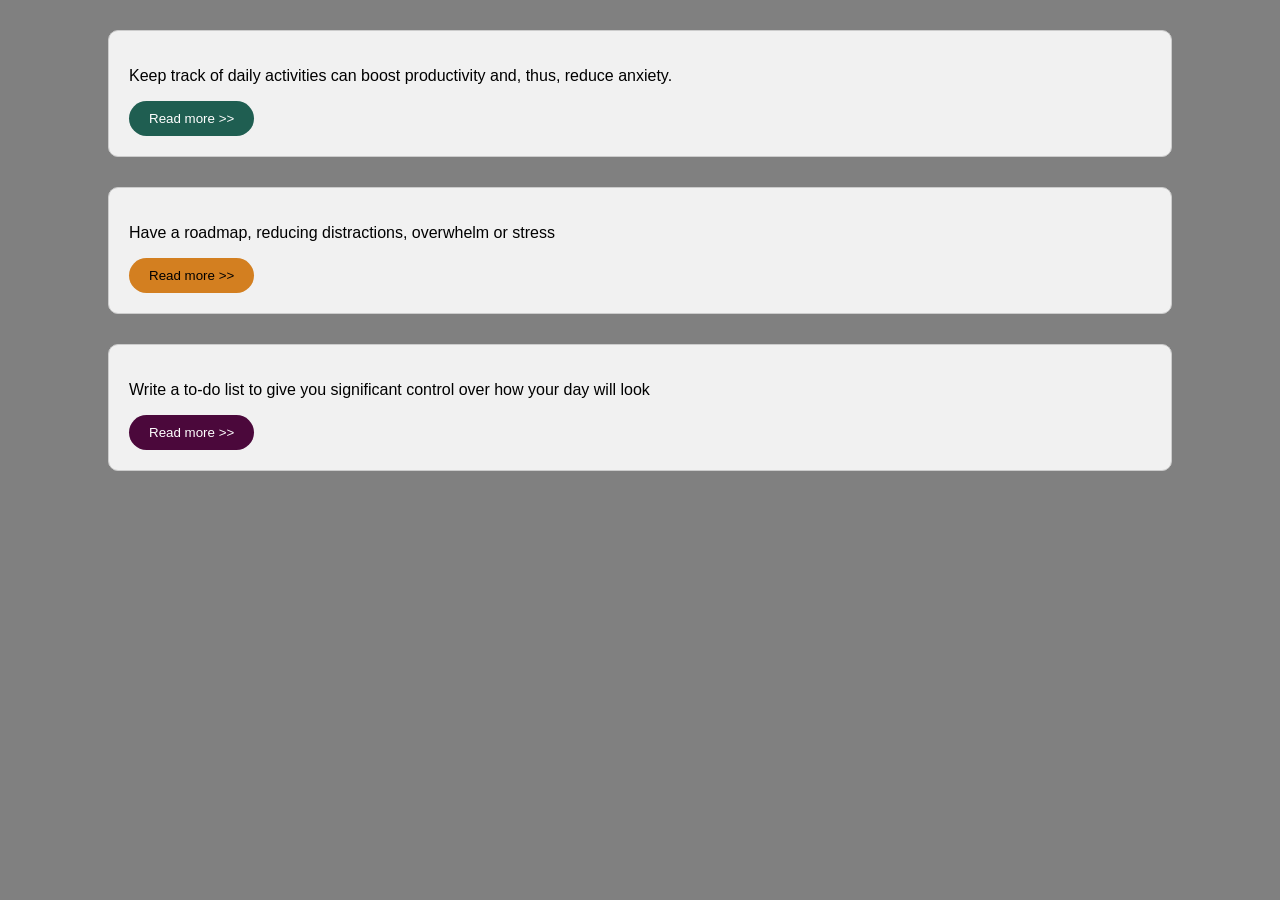
<file: EX-1/index.html>
<!DOCTYPE html>
<html lang="en">
<head>
    <meta charset="UTF-8">
    <meta http-equiv="X-UA-Compatible" content="IE=edge">
    <meta name="viewport" content="width=device-width, initial-scale=1.0">
    <link rel="stylesheet" href="style.css">
</head>
<body>

  <div>
      <p>Keep track of daily activities can boost productivity and, thus, reduce anxiety.</p>
      <button id="button1" style="  color: white;">Read more >></button>
  </div>
  <div >
      <p>Have a roadmap, reducing distractions, overwhelm or stress</p>
      <button id="button2" style="  color: black;">Read more >></button>
  </div>
  <div >
      <p>Write a to-do list to give you significant control over how your day will look</p>
      <button id="button3" style=" color: white;">Read more >></button>
  </div>
</body>
</html>
</file>
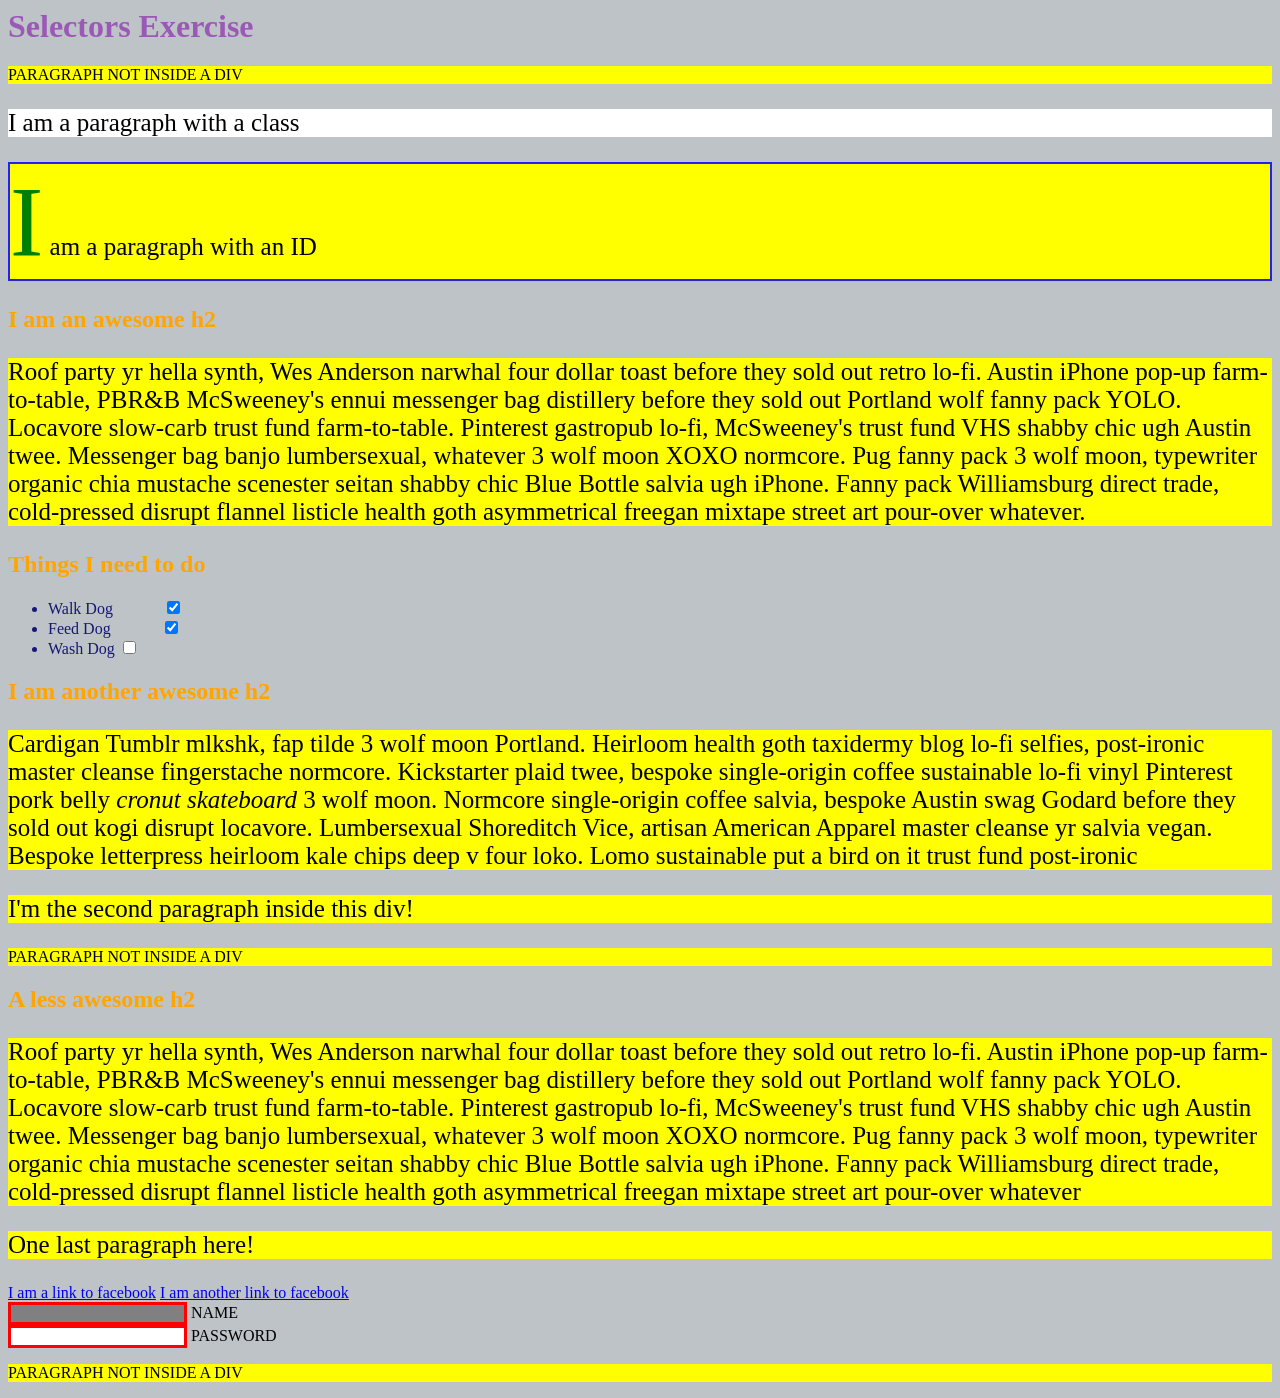
<file: EX-2/index.html>
<html>
  <head>
    <meta charset="UTF-8" />
    <title>Selectors Exercise</title>
    <link rel="stylesheet" type="text/css" href="selectors.css" />
  </head>
  <body>
    <h1>Selectors Exercise</h1>

    <p>PARAGRAPH NOT INSIDE A DIV</p>

    <div>
      <p class="hello">I am a paragraph with a class</p>
      <p id="special">I am a paragraph with an ID</p>

      <h2>I am an awesome h2</h2>

      <p>
        Roof party yr hella synth, Wes Anderson narwhal four dollar toast before
        they sold out retro lo-fi. Austin iPhone pop-up farm-to-table, PBR&B
        McSweeney's ennui messenger bag distillery before they sold out Portland
        wolf fanny pack YOLO. Locavore slow-carb trust fund farm-to-table.
        Pinterest gastropub lo-fi, McSweeney's trust fund VHS shabby chic ugh
        Austin twee. Messenger bag banjo lumbersexual, whatever 3 wolf moon XOXO
        normcore. Pug fanny pack 3 wolf moon, typewriter organic chia mustache
        scenester seitan shabby chic Blue Bottle salvia ugh iPhone. Fanny pack
        Williamsburg direct trade, cold-pressed disrupt flannel listicle health
        goth asymmetrical freegan mixtape street art pour-over whatever.
      </p>
    </div>

    <div>
      <h2>Things I need to do</h2>

      <ul>
        <li>Walk Dog <input type="checkbox" checked /></li>
        <li>Feed Dog <input type="checkbox" checked /></li>
        <li>Wash Dog <input type="checkbox" /></li>
      </ul>
    </div>

    <div>
      <h2>I am another awesome h2</h2>

      <p>
        Cardigan Tumblr mlkshk, fap tilde 3 wolf moon Portland. Heirloom health
        goth taxidermy blog lo-fi selfies, post-ironic master cleanse
        fingerstache normcore. Kickstarter plaid twee, bespoke single-origin
        coffee sustainable lo-fi vinyl Pinterest pork belly
        <em>cronut skateboard</em> 3 wolf moon. Normcore single-origin coffee
        salvia, bespoke Austin swag Godard before they sold out kogi disrupt
        locavore. Lumbersexual Shoreditch Vice, artisan American Apparel master
        cleanse yr salvia vegan. Bespoke letterpress heirloom kale chips deep v
        four loko. Lomo sustainable put a bird on it trust fund post-ironic
      </p>

      <p>I'm the second paragraph inside this div!</p>
    </div>

    <p>PARAGRAPH NOT INSIDE A DIV</p>

    <div>
      <h2>A less awesome h2</h2>

      <p>
        Roof party yr hella synth, Wes Anderson narwhal four dollar toast before
        they sold out retro lo-fi. Austin iPhone pop-up farm-to-table, PBR&B
        McSweeney's ennui messenger bag distillery before they sold out Portland
        wolf fanny pack YOLO. Locavore slow-carb trust fund farm-to-table.
        Pinterest gastropub lo-fi, McSweeney's trust fund VHS shabby chic ugh
        Austin twee. Messenger bag banjo lumbersexual, whatever 3 wolf moon XOXO
        normcore. Pug fanny pack 3 wolf moon, typewriter organic chia mustache
        scenester seitan shabby chic Blue Bottle salvia ugh iPhone. Fanny pack
        Williamsburg direct trade, cold-pressed disrupt flannel listicle health
        goth asymmetrical freegan mixtape street art pour-over whatever
      </p>

      <p>One last paragraph here!</p>

      <a href="https://www.facebook.com">I am a link to facebook</a>
      <a href="https://www.facebook.com">I am another link to facebook</a>
      <br />

      <input type="text" name="name" /><label> Name</label><br />
      <input type="password" name="password" /><label> Password</label><br />
    </div>

    <p>PARAGRAPH NOT INSIDE A DIV</p>
  </body>
</html>
</file>
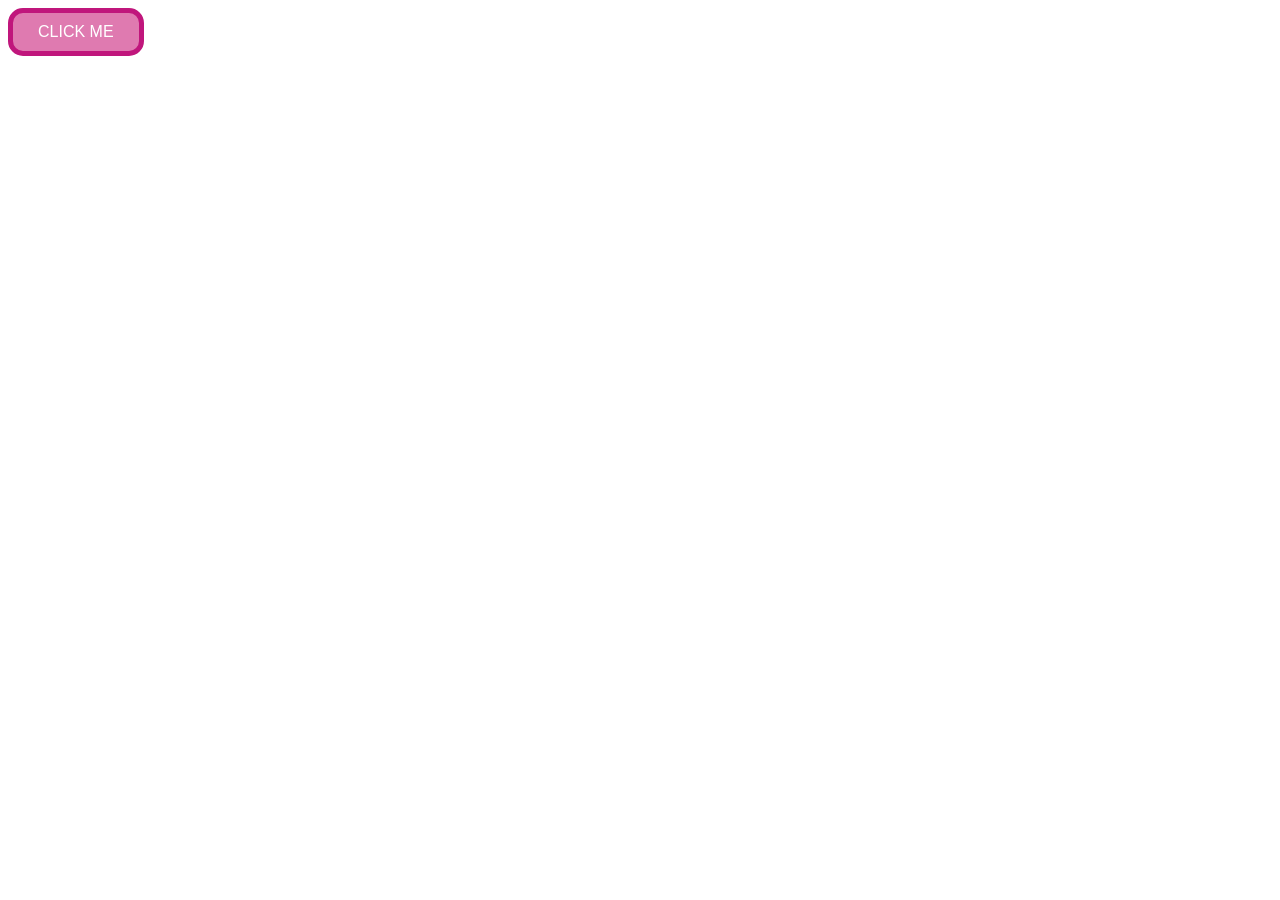
<file: EX-3/index.html>
<!DOCTYPE html>
<html lang="en">
  <head>
    <meta charset="UTF-8" />
    <link rel="stylesheet" type="text/css" href="style.css" />
  </head>
  <body>
    <button>CLICK ME</button>
  </body>
</html>
</file>
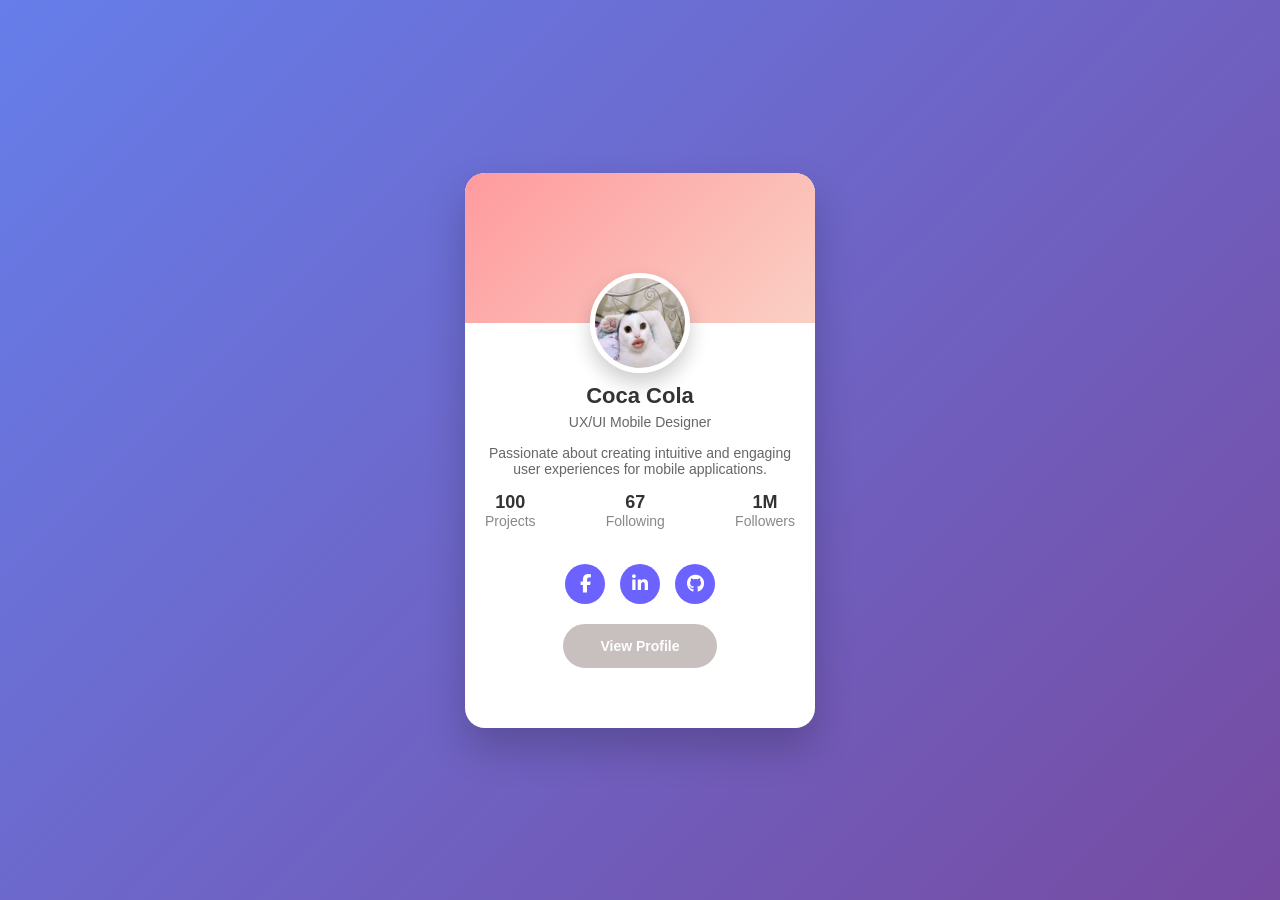
<file: EX-4/index.html>
<!DOCTYPE html>
<html lang="en">

<head>
    <meta charset="UTF-8">
    <meta name="viewport" content="width=device-width, initial-scale=1.0">
    <title>Profile Card Exercise</title>
    <link rel="stylesheet" href="style.css">
    <link rel="stylesheet" href="https://cdnjs.cloudflare.com/ajax/libs/font-awesome/6.5.2/css/all.min.css">

</head>

<body>
    <div class="profile-card">
        <div class="banner"></div>
        <div class="profile-container">
            <div class="image-container">
                <img src="cat.jpg" alt="profile picture" width="100px" height="100px">
            </div>

            <h1>Coca Cola</h1>
            <p class="title">UX/UI Mobile Designer</p>
            <p class="bio">Passionate about creating intuitive and engaging user experiences for mobile applications.
            </p>

            <div class="stats">
                <div>
                    <h2>100</h2>
                    <p>Projects</p>
                </div>

                <div>
                    <h2>67</h2>
                    <p>Following</p>
                </div>

                <div>
                    <h2>1M</h2>
                    <p>Followers</p>
                </div>
            </div>

            <div class="social-icons">
                <a href="https://www.facebook.com" target="_blank" aria-label="Facebook">
                    <i class="fa-brands fa-facebook-f"></i>
                </a>

                <a href="https://www.linkedin.com" target="_blank" aria-label="LinkedIn">
                    <i class="fa-brands fa-linkedin-in"></i>
                </a>

                <a href="https://www.github.com" target="_blank" aria-label="GitHub">
                    <i class="fa-brands fa-github"></i>
                </a>
            </div>

            <div class="profile-button">
               <a href="profile.html">View Profile</a>
            </div>
        </div>
    </div>


</body>

</html>
</file>
<file: EX-1/style.css>
body {
    background: grey;
    font-family: sans-serif;
}

button {
    padding: 10px 20px;
    border-radius: 30px;
    border: none;
    cursor: pointer;
}

div{
    margin: 30px 100px;
    padding: 20px;
    border: 1px solid #ccc;
    border-radius: 10px;
    background-color: rgba(255, 255, 255, 0.886);
}

#button1 {
    background-color:rgb(31, 94, 81);
}

#button2 {
    background-color:rgb(211, 127, 32);
}

#button3 {
    background-color:rgb(75, 8, 59);
}

#button1:hover {
    background-color: rgb(78, 185, 164);
}

#button2:hover {
    background-color: rgb(255, 165, 0);
}

#button3:hover {
    background-color: rgb(128, 0, 128);
}
</file>
<file: EX-2/selectors.css>
/* Style the HTML elements according to the following instructions. 
DO NOT ALTER THE EXISTING HTML TO DO THIS.  WRITE ONLY CSS!*/
 

/* MANDATORY CHALLENGES */

/* Give the <body> element a background of #bdc3c7*/
body{
    background-color: #bdc3c7;
}
/* Make the <h1> element #9b59b6*/
h1{
    color: #9b59b6;
}
/* Make all <h2> elements orange */
h2{
    color: orange;
}
/* Make all <li> elements blue(pick your own hexadecimal blue)*/ 
li{
    color: rgb(23, 23, 118);
}
/*Change the background on every paragraph to be yellow*/
p{
    background-color: yellow;
}
/*Make all inputs have a 3px red border*/
input{
    border: 3px solid red;
}
/* Give everything with the class 'hello' a white background*/
.hello{
    background-color: white;
}
/*Give the element with id 'special' a 2px solid blue border (pick your own rgb blue)*/
 #special{
    border: 2px solid rgb(34, 34, 245);
 }


/* BONUS CHALLENGES */
/*You may need to research some other selectors and properties*/



/* Make all the <p>'s that are nested inside of divs 25px font(font-size: 25px)*/
div p{
    font-size: 25px;
}
/* Make only inputs with type 'text' have a gray background*/
input[type="text"]{
    background-color: gray;
}
/* Make all "checked" checkboxes have a left margin of 50px(margin-left: 50px)*/
input[type="checkbox"]:checked{
    margin-left: 50px;
}
/* Make the <label> elements all UPPERCASE without changing the HTML(definitely look this one up*/
label{
    text-transform: uppercase;
}
/* Make the first letter of the element with id 'special' green and 100px font size(font-size: 100)*/
#special::first-letter{
    color:green;
    font-size: 100px;
}
/* Make the <h1> element's color change to blue when hovered over */
h1:hover{
    color: blue;
}
</file>
<file: EX-3/style.css>
button{
    border-radius: 15px;
    padding: 10px 25px;
    font-size: 16px;
    background-color:rgb(223, 122, 176);
    color: white;
    border: 5px solid rgb(192, 22, 124);
}

button:hover{
    background-color:rgb(119, 41, 119);
    border: 5px solid rgb(97, 42, 97);
}
</file>
<file: EX-4/style.css>
*{
    margin: 0;
    padding: 0;
    box-sizing: border-box;
    font-family: 'Poppins', sans-serif;
}

body{
    display: flex;
    justify-content: center;
    align-items: center;
    height: 100vh;
    background: linear-gradient(135deg, #667eea, #764ba2);
}

.profile-card{
    width: 350px;
    background: #fff;
    border-radius: 20px;
    overflow: hidden;
    box-shadow: 0 20px 40px rgba(0,0,0,0.2);
    transition: transform 0.3s ease;
}

/* Profile banner*/

.banner{
    width: 100%;
    height: 150px;
    background: linear-gradient(135deg, #ff9a9e, #fad0c4);
}

.profile-container{
    padding: 0 20px 20px;
    text-align: center;
    margin-bottom: 20px;
}
/* Profile picture*/

.image-container{
    display: flex;
    justify-content: center;
    margin-top: -50px;
}

.image-container img{
    width: 100px;
    height: 100px;
    border-radius: 50%;
    border: 5px solid #fff;
    box-shadow: 0 10px 20px rgba(0,0,0,0.2);
}

/* Profile Info: Name and Description */

.profile-container h1{
    margin: 10px 0 5px;
    font-size: 22px;
    color: #333;
}

.profile-container p{
    font-size: 14px;
    color: #666;
    margin-bottom: 15px;
}

/* Profile stats */

.stats{
    display: flex;
    justify-content: space-between;
    margin: 15px 0;
}
 .stats div h2{
    font-size: 18px;
    color: #333;
 }

 .stats div p{
    font-size: 14px;
    color: #888;
 }

/* Social  Icons */

 .social-icons {
    display: flex;
    justify-content: center;
    gap: 15px;
    margin: 20px 0;
}

.social-icons a {
    width: 40px;
    height: 40px;
    border-radius: 50%;

    background-color: #6c63ff;
    color: white;

    display: flex;
    justify-content: center;
    align-items: center;

    font-size: 18px;
    text-decoration: none;

    transition: 0.3s;
}

.social-icons a:hover {
    background-color: #a855f7;
    transform: translateY(-4px);
}

/* View Profile Button */

.profile-button {
    margin: 20px 0;
}

.profile-button a {
    display: inline-block;
    padding: 12px 35px;

    background-color: #c8bfbf;
    color: white;

    text-decoration: none;
    font-size: 14px;
    font-weight: bold;

    border: 2px solid #c8bfbf;
    border-radius: 25px;

    transition: all 0.3s ease;
}

.profile-button a:hover {
    background-color: white;
    color: #c8bfbf;
    transform: translateY(-3px);
}
</file>
